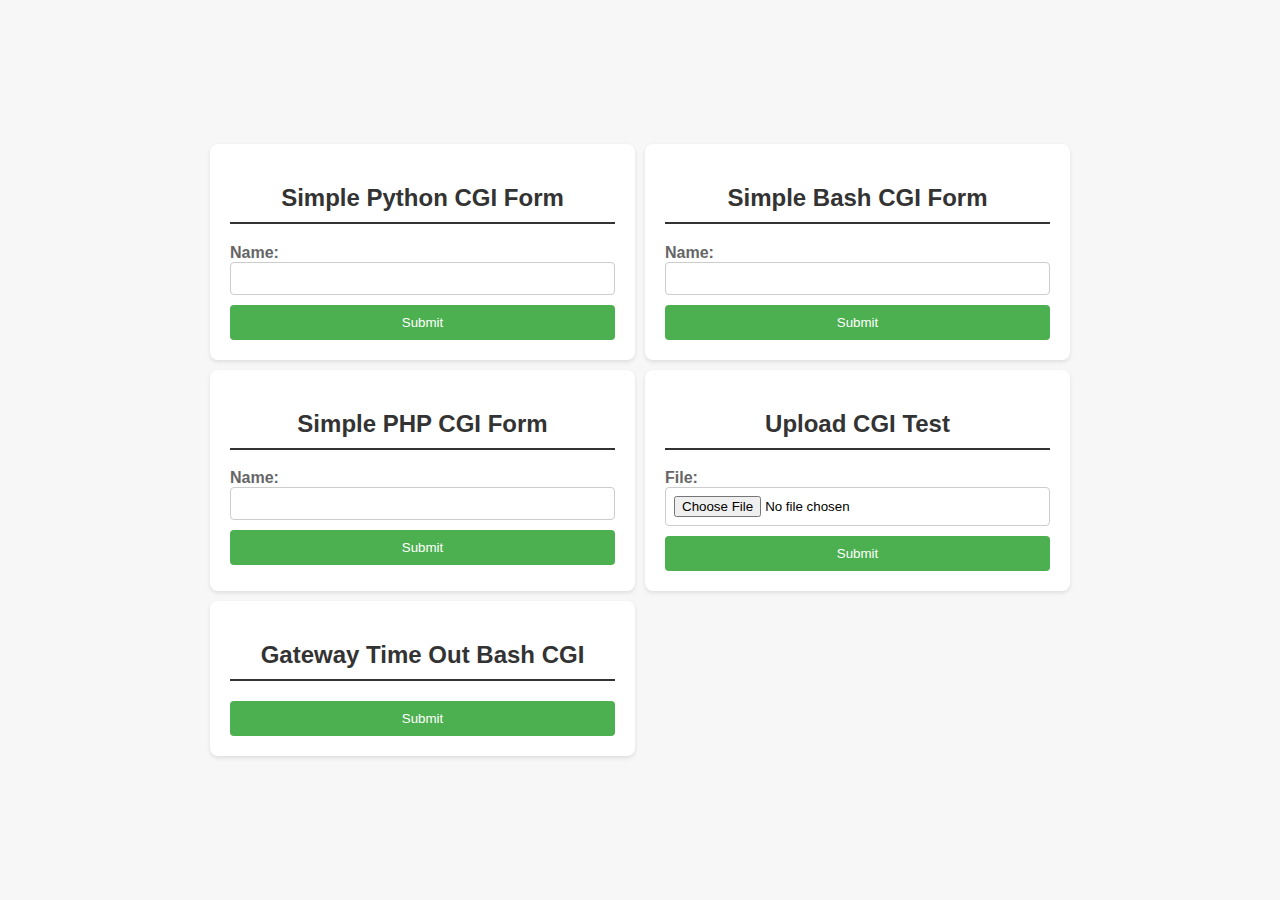
<file: www/cgi/index.html>
<!DOCTYPE html>
<html>

<head>
	<title>CGI Forms</title>
	<style>
		body {
			font-family: Arial, sans-serif;
			margin: 0;
			padding: 0;
			display: flex;
			flex-wrap: wrap;
			justify-content: center;
			align-items: center;
			height: 100vh;
			background-color: #f7f7f7;
		}

		.grid-container {
			display: grid;
			grid-template-columns: repeat(auto-fill, minmax(300px, 1fr));
			gap: 10px;
			width: 100%;
			max-width: 900px;
			margin: 0 auto;
			padding: 20px;
			box-sizing: border-box;
		}

		.form-container {
			background-color: #fff;
			border-radius: 8px;
			box-shadow: 0 2px 4px rgba(0, 0, 0, 0.1);
			padding: 20px;
		}

		h2 {
			text-align: center;
			color: #333;
			border-bottom: 2px solid #333;
			padding-bottom: 10px;
		}

		label {
			font-weight: bold;
			color: #666;
		}

		input[type="text"] {
			width: 100%;
			padding: 8px;
			margin-bottom: 10px;
			border: 1px solid #ccc;
			border-radius: 4px;
			box-sizing: border-box;
		}

		input[type="file"] {
			width: 100%;
			padding: 8px;
			margin-bottom: 10px;
			border: 1px solid #ccc;
			border-radius: 4px;
			box-sizing: border-box;
		}

		button[type="submit"] {
			width: 100%;
			padding: 10px;
			background-color: #4CAF50;
			color: white;
			border: none;
			border-radius: 4px;
			cursor: pointer;
		}

		button[type="submit"]:hover {
			background-color: #45a049;
		}
	</style>
</head>

<body>
	<div class="grid-container">
		<div class="form-container">
			<h2>Simple Python CGI Form</h2>
			<form action="/cgi/python-cgi/simple_cgi_script.py" method="get">
				<label for="name">Name:</label>
				<input type="text" id="name" name="name">
				<button type="submit">Submit</button>
			</form>
		</div>

		<div class="form-container">
			<h2>Simple Bash CGI Form</h2>
			<form action="/cgi/bash-cgi/simple_cgi_script.sh" method="get">
				<label for="name">Name:</label>
				<input type="text" id="name" name="name">
				<button type="submit">Submit</button>
			</form>
		</div>
		
		<div class="form-container">
			<h2>Simple PHP CGI Form</h2>
			<form action="/cgi/php-cgi/simple_cgi_script.php" method="get">
				<label for="name">Name:</label>
				<input type="text" id="name" name="name">
				<button type="submit">Submit</button>
			</form>
		</div>

		<div class="form-container">
			<h2>Upload CGI Test</h2>
			<form enctype="multipart/form-data" action="/cgi/bash-cgi/post_cgi_script.sh" method="post">
				<label>File:</label>
				<input type="file" name="filename">
				<button type="submit">Submit</button>
			</form>
		</div>
		<div class="form-container fullWidth">
			<h2>Gateway Time Out Bash CGI</h2>
			<form action="/cgi/bash-cgi/gateway_cgi_script.sh" method="get">
				<button type="submit">Submit</button>
			</form>
		</div>
	</div>
	
</body>

</html>
</file>
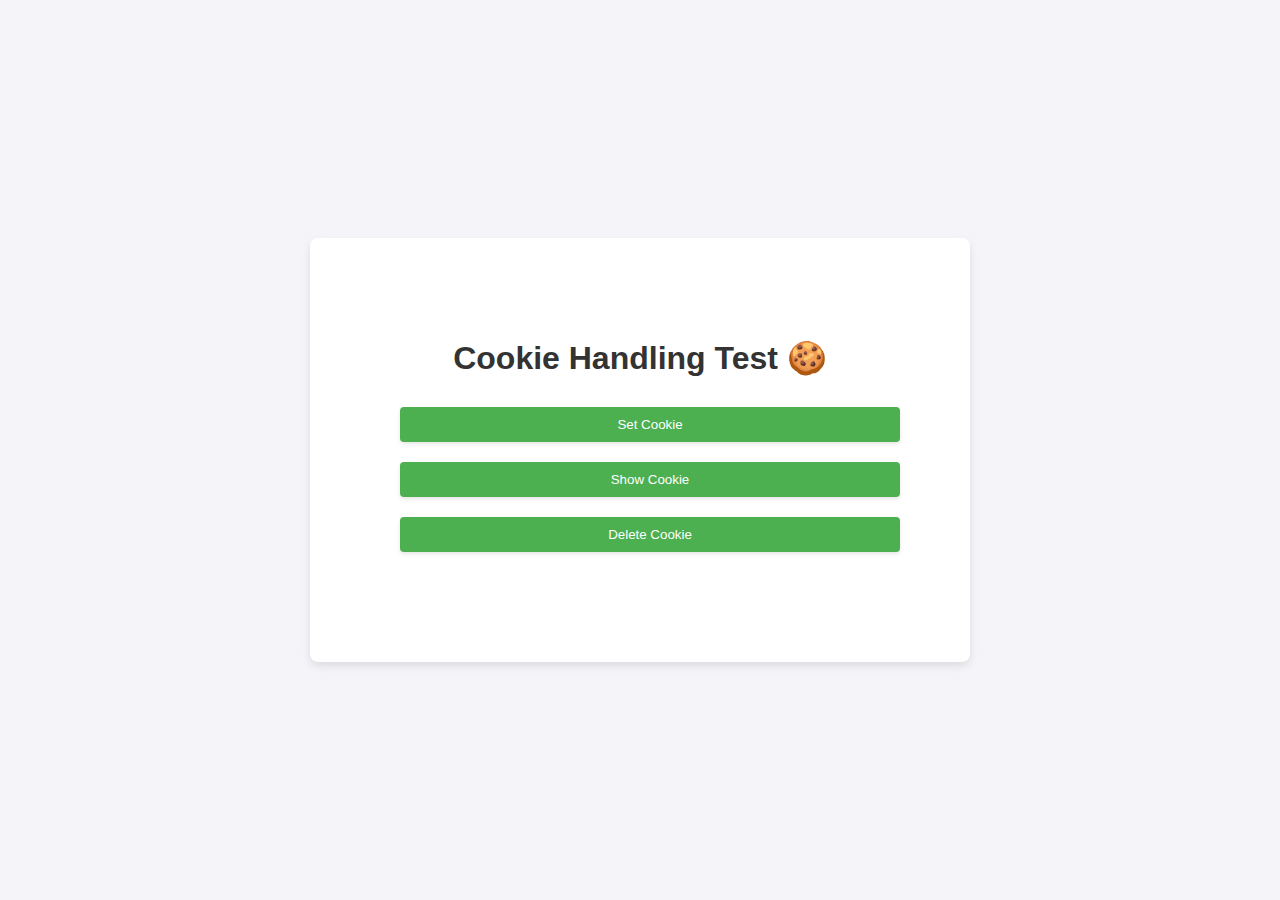
<file: www/cookies/index.html>
<!DOCTYPE html>
<html lang="en">
<head>
    <meta charset="UTF-8">
    <meta name="viewport" content="width=device-width, initial-scale=1.0">
    <title>Cookie Handling Test</title>
    <style>
        body {
            font-family: 'Arial', sans-serif;
            background-color: #f4f4f9;
            display: flex;
            justify-content: center;
            align-items: center;
            height: 100vh;
            margin: 0;
        }
        .container {
            text-align: center;
            background-color: #ffffff;
            padding:80px;
            border-radius: 8px;
            box-shadow: 0 4px 8px rgba(0,0,0,0.1);
            width: 500px;
        }
        h1 {
            color: #333;
            margin-bottom: 20px;
        }
        button {
            background-color: #4CAF50; /* Green */
            color: white;
            padding: 10px 15px;
            margin: 10px;
            border: none;
            border-radius: 4px;
            cursor: pointer;
            width: 100%;
            box-sizing: border-box;
            box-shadow: 0 2px 4px rgba(0,0,0,0.1);
            transition: background-color 0.3s ease;
        }
        button:hover {
            background-color: #45a049;
        }
        p {
            color: #666;
            font-size: 16px;
            margin-top: 20px;
        }
    </style>
</head>
<body>
    <div class="container">
        <h1>Cookie Handling Test 🍪</h1>
        <button onclick="setCookiePrompt('testCookie', 1)">Set Cookie</button>
        <button onclick="getCookie('testCookie')">Show Cookie</button>
        <button onclick="deleteCookieAndClearText('testCookie')">Delete Cookie</button>
        <p id="cookieValue"></p>
    </div>

    <script>
        function setCookiePrompt(name, days) {
            var value = prompt("Please enter the value for the cookie:");
            if (value !== null && value !== "") {
                setCookie(name, value, days);
            }
        }

        function setCookie(name, value, days) {
            var expires = "";
            if (days) {
                var date = new Date();
                date.setTime(date.getTime() + (days*24*60*60*1000));
                expires = "; expires=" + date.toUTCString();
            }
            document.cookie = name + "=" + (value || "")  + expires + "; path=/";
            alert("Cookie set: " + name + "=" + value);
        }

        function getCookie(name) {
            var nameEQ = name + "=";
            var ca = document.cookie.split(';');
            for(var i=0; i < ca.length; i++) {
                var c = ca[i];
                while (c.charAt(0)==' ') c = c.substring(1,c.length);
                if (c.indexOf(nameEQ) == 0) {
                    document.getElementById('cookieValue').innerText = "Cookie Value: " + c.substring(nameEQ.length, c.length);
                    return;
                }
            }
            document.getElementById('cookieValue').innerText = "Cookie not found";
        }

        function deleteCookieAndClearText(name) {
            document.cookie = name + '=; Max-Age=-99999999; path=/';
            document.getElementById('cookieValue').innerText = "";  // Clear the displayed text
            alert("Cookie deleted: " + name);
        }
    </script>
</body>
</html>
</file>
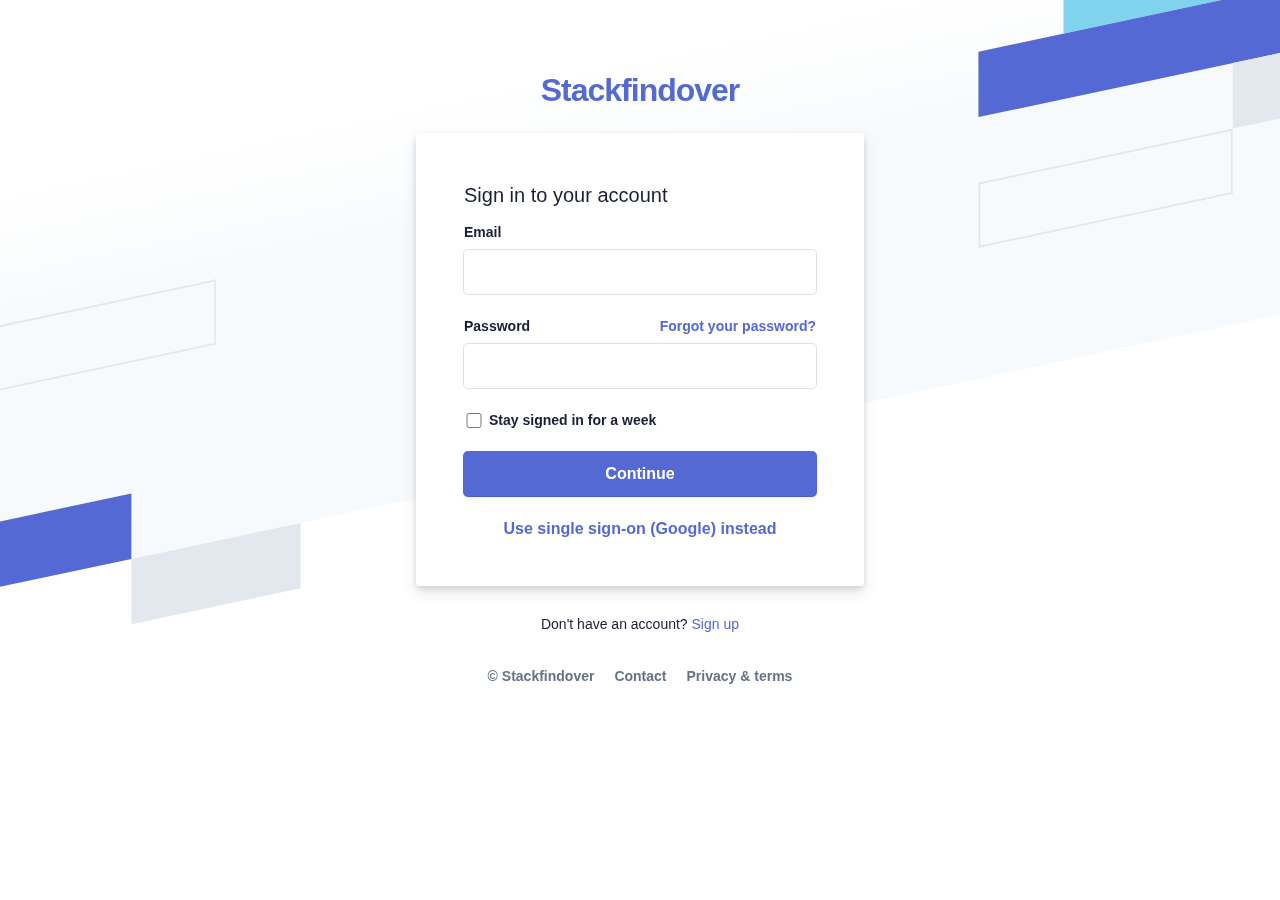
<file: www/page/index.html>
<html>
<head>
  <meta charset="utf-8">
  <title>Stackfindover: Sign in</title>
  <link rel="stylesheet" type="text/css" href="style.css">
</head>

<body>
  <div class="login-root">
    <div class="box-root flex-flex flex-direction--column" style="min-height: 100vh;flex-grow: 1;">
      <div class="loginbackground box-background--white padding-top--64">
        <div class="loginbackground-gridContainer">
          <div class="box-root flex-flex" style="grid-area: top / start / 8 / end;">
            <div class="box-root" style="background-image: linear-gradient(white 0%, rgb(247, 250, 252) 33%); flex-grow: 1;">
            </div>
          </div>
          <div class="box-root flex-flex" style="grid-area: 4 / 2 / auto / 5;">
            <div class="box-root box-divider--light-all-2 animationLeftRight tans3s" style="flex-grow: 1;"></div>
          </div>
          <div class="box-root flex-flex" style="grid-area: 6 / start / auto / 2;">
            <div class="box-root box-background--blue800" style="flex-grow: 1;"></div>
          </div>
          <div class="box-root flex-flex" style="grid-area: 7 / start / auto / 4;">
            <div class="box-root box-background--blue animationLeftRight" style="flex-grow: 1;"></div>
          </div>
          <div class="box-root flex-flex" style="grid-area: 8 / 4 / auto / 6;">
            <div class="box-root box-background--gray100 animationLeftRight tans3s" style="flex-grow: 1;"></div>
          </div>
          <div class="box-root flex-flex" style="grid-area: 2 / 15 / auto / end;">
            <div class="box-root box-background--cyan200 animationRightLeft tans4s" style="flex-grow: 1;"></div>
          </div>
          <div class="box-root flex-flex" style="grid-area: 3 / 14 / auto / end;">
            <div class="box-root box-background--blue animationRightLeft" style="flex-grow: 1;"></div>
          </div>
          <div class="box-root flex-flex" style="grid-area: 4 / 17 / auto / 20;">
            <div class="box-root box-background--gray100 animationRightLeft tans4s" style="flex-grow: 1;"></div>
          </div>
          <div class="box-root flex-flex" style="grid-area: 5 / 14 / auto / 17;">
            <div class="box-root box-divider--light-all-2 animationRightLeft tans3s" style="flex-grow: 1;"></div>
          </div>
        </div>
      </div>
      <div class="box-root padding-top--24 flex-flex flex-direction--column" style="flex-grow: 1; z-index: 9;">
        <div class="box-root padding-top--48 padding-bottom--24 flex-flex flex-justifyContent--center">
          <h1><a href="http://blog.stackfindover.com/" rel="dofollow">Stackfindover</a></h1>
        </div>
        <div class="formbg-outer">
          <div class="formbg">
            <div class="formbg-inner padding-horizontal--48">
              <span class="padding-bottom--15">Sign in to your account</span>
              <form id="stripe-login">
                <div class="field padding-bottom--24">
                  <label for="email">Email</label>
                  <input type="email" name="email">
                </div>
                <div class="field padding-bottom--24">
                  <div class="grid--50-50">
                    <label for="password">Password</label>
                    <div class="reset-pass">
                      <a href="#">Forgot your password?</a>
                    </div>
                  </div>
                  <input type="password" name="password">
                </div>
                <div class="field field-checkbox padding-bottom--24 flex-flex align-center">
                  <label for="checkbox">
                    <input type="checkbox" name="checkbox"> Stay signed in for a week
                  </label>
                </div>
                <div class="field padding-bottom--24">
                  <input type="submit" name="submit" value="Continue">
                </div>
                <div class="field">
                  <a class="ssolink" href="#">Use single sign-on (Google) instead</a>
                </div>
              </form>
            </div>
          </div>
          <div class="footer-link padding-top--24">
            <span>Don't have an account? <a href="">Sign up</a></span>
            <div class="listing padding-top--24 padding-bottom--24 flex-flex center-center">
              <span><a href="#">© Stackfindover</a></span>
              <span><a href="#">Contact</a></span>
              <span><a href="#">Privacy & terms</a></span>
            </div>
          </div>
        </div>
      </div>
    </div>
  </div>
</body>

</html>
</file>
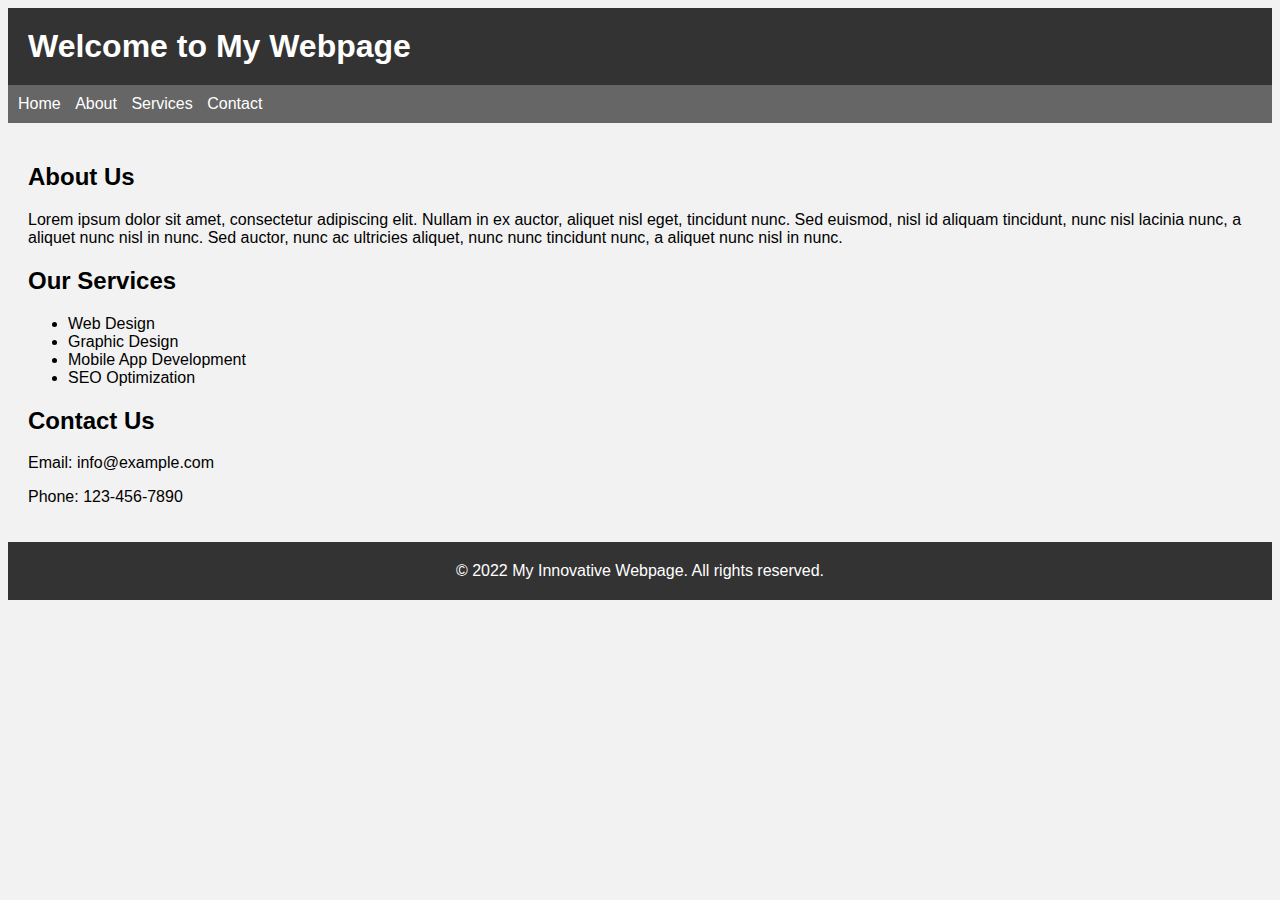
<file: www/cgi/home.html>
<!DOCTYPE html>
<html>
<head>
	<title>My Webpage</title>
</head>
<body style="background-color: #f2f2f2; font-family: Arial, sans-serif;">

	<header style="background-color: #333; color: #fff; padding: 20px;">
		<h1 style="margin: 0; padding: 0;">Welcome to My Webpage</h1>
	</header>

	<nav style="background-color: #666; color: #fff; padding: 10px;">
		<ul style="list-style-type: none; margin: 0; padding: 0;">
			<li style="display: inline-block; margin-right: 10px;"><a href="#" style="color: #fff; text-decoration: none;">Home</a></li>
			<li style="display: inline-block; margin-right: 10px;"><a href="#" style="color: #fff; text-decoration: none;">About</a></li>
			<li style="display: inline-block; margin-right: 10px;"><a href="#" style="color: #fff; text-decoration: none;">Services</a></li>
			<li style="display: inline-block; margin-right: 10px;"><a href="#" style="color: #fff; text-decoration: none;">Contact</a></li>
		</ul>
	</nav>

	<main style="padding: 20px;">
		<h2>About Us</h2>
		<p>Lorem ipsum dolor sit amet, consectetur adipiscing elit. Nullam in ex auctor, aliquet nisl eget, tincidunt nunc. Sed euismod, nisl id aliquam tincidunt, nunc nisl lacinia nunc, a aliquet nunc nisl in nunc. Sed auctor, nunc ac ultricies aliquet, nunc nunc tincidunt nunc, a aliquet nunc nisl in nunc.</p>

		<h2>Our Services</h2>
		<ul>
			<li>Web Design</li>
			<li>Graphic Design</li>
			<li>Mobile App Development</li>
			<li>SEO Optimization</li>
		</ul>

		<h2>Contact Us</h2>
		<p>Email: info@example.com</p>
		<p>Phone: 123-456-7890</p>
	</main>

	<footer style="background-color: #333; color: #fff; padding: 20px; text-align: center;">
		&copy; 2022 My Innovative Webpage. All rights reserved.
	</footer>

</body>
</html>
</file>
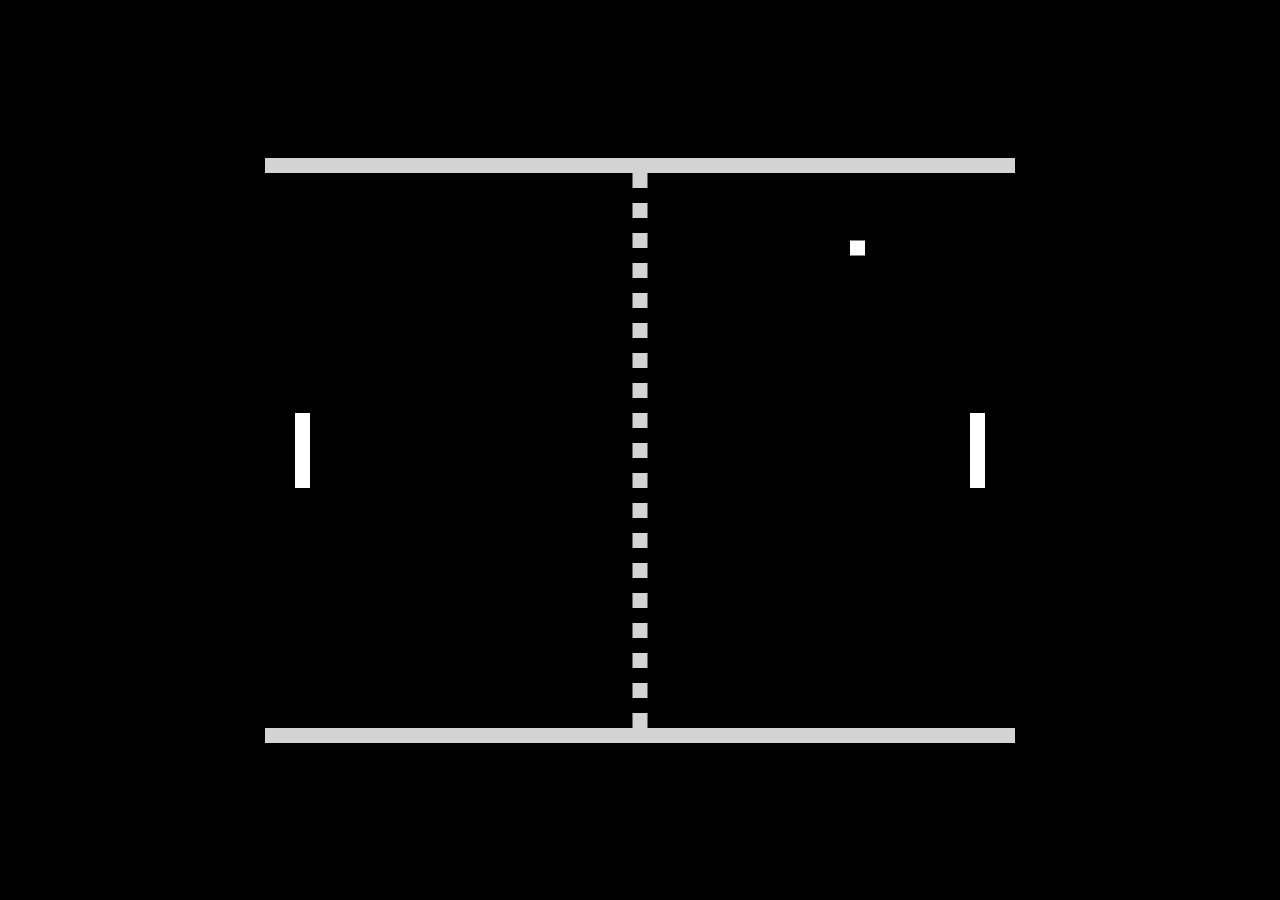
<file: www/page/pong/pong.html>
<!DOCTYPE html>
<html>
<head>
  <title>Basic Pong HTML Game</title>
  <meta charset="UTF-8">
  <style>
  html, body {
    height: 100%;
    margin: 0;
  }

  body {
    background: black;
    display: flex;
    align-items: center;
    justify-content: center;
  }
  </style>
</head>
<body>
<canvas width="750" height="585" id="game"></canvas>
<script>
const canvas = document.getElementById('game');
const context = canvas.getContext('2d');
const grid = 15;
const paddleHeight = grid * 5; // 80
const maxPaddleY = canvas.height - grid - paddleHeight;

var paddleSpeed = 6;
var ballSpeed = 5;

const leftPaddle = {
  // start in the middle of the game on the left side
  x: grid * 2,
  y: canvas.height / 2 - paddleHeight / 2,
  width: grid,
  height: paddleHeight,

  // paddle velocity
  dy: 0
};
const rightPaddle = {
  // start in the middle of the game on the right side
  x: canvas.width - grid * 3,
  y: canvas.height / 2 - paddleHeight / 2,
  width: grid,
  height: paddleHeight,

  // paddle velocity
  dy: 0
};
const ball = {
  // start in the middle of the game
  x: canvas.width / 2,
  y: canvas.height / 2,
  width: grid,
  height: grid,

  // keep track of when need to reset the ball position
  resetting: false,

  // ball velocity (start going to the top-right corner)
  dx: ballSpeed,
  dy: -ballSpeed
};

// check for collision between two objects using axis-aligned bounding box (AABB)
// @see https://developer.mozilla.org/en-US/docs/Games/Techniques/2D_collision_detection
function collides(obj1, obj2) {
  return obj1.x < obj2.x + obj2.width &&
         obj1.x + obj1.width > obj2.x &&
         obj1.y < obj2.y + obj2.height &&
         obj1.y + obj1.height > obj2.y;
}

// game loop
function loop() {
  requestAnimationFrame(loop);
  context.clearRect(0,0,canvas.width,canvas.height);

  // move paddles by their velocity
  leftPaddle.y += leftPaddle.dy;
  rightPaddle.y += rightPaddle.dy;

  // prevent paddles from going through walls
  if (leftPaddle.y < grid) {
    leftPaddle.y = grid;
  }
  else if (leftPaddle.y > maxPaddleY) {
    leftPaddle.y = maxPaddleY;
  }

  if (rightPaddle.y < grid) {
    rightPaddle.y = grid;
  }
  else if (rightPaddle.y > maxPaddleY) {
    rightPaddle.y = maxPaddleY;
  }

  // draw paddles
  context.fillStyle = 'white';
  context.fillRect(leftPaddle.x, leftPaddle.y, leftPaddle.width, leftPaddle.height);
  context.fillRect(rightPaddle.x, rightPaddle.y, rightPaddle.width, rightPaddle.height);

  // move ball by its velocity
  ball.x += ball.dx;
  ball.y += ball.dy;

  // prevent ball from going through walls by changing its velocity
  if (ball.y < grid) {
    ball.y = grid;
    ball.dy *= -1;
  }
  else if (ball.y + grid > canvas.height - grid) {
    ball.y = canvas.height - grid * 2;
    ball.dy *= -1;
  }

  // reset ball if it goes past paddle (but only if we haven't already done so)
  if ( (ball.x < 0 || ball.x > canvas.width) && !ball.resetting) {
    ball.resetting = true;

    // give some time for the player to recover before launching the ball again
    setTimeout(() => {
      ball.resetting = false;
      ball.x = canvas.width / 2;
      ball.y = canvas.height / 2;
    }, 400);
  }

  // check to see if ball collides with paddle. if they do change x velocity
  if (collides(ball, leftPaddle)) {
    ball.dx *= -1;

    // move ball next to the paddle otherwise the collision will happen again
    // in the next frame
    ball.x = leftPaddle.x + leftPaddle.width;
  }
  else if (collides(ball, rightPaddle)) {
    ball.dx *= -1;

    // move ball next to the paddle otherwise the collision will happen again
    // in the next frame
    ball.x = rightPaddle.x - ball.width;
  }

  // draw ball
  context.fillRect(ball.x, ball.y, ball.width, ball.height);

  // draw walls
  context.fillStyle = 'lightgrey';
  context.fillRect(0, 0, canvas.width, grid);
  context.fillRect(0, canvas.height - grid, canvas.width, canvas.height);

  // draw dotted line down the middle
  for (let i = grid; i < canvas.height - grid; i += grid * 2) {
    context.fillRect(canvas.width / 2 - grid / 2, i, grid, grid);
  }
}

// listen to keyboard events to move the paddles
document.addEventListener('keydown', function(e) {

  // up arrow key
  if (e.which === 38) {
    rightPaddle.dy = -paddleSpeed;
  }
  // down arrow key
  else if (e.which === 40) {
    rightPaddle.dy = paddleSpeed;
  }

  // w key
  if (e.which === 87) {
    leftPaddle.dy = -paddleSpeed;
  }
  // a key
  else if (e.which === 83) {
    leftPaddle.dy = paddleSpeed;
  }
});

// listen to keyboard events to stop the paddle if key is released
document.addEventListener('keyup', function(e) {
  if (e.which === 38 || e.which === 40) {
    rightPaddle.dy = 0;
  }

  if (e.which === 83 || e.which === 87) {
    leftPaddle.dy = 0;
  }
});

// start the game
requestAnimationFrame(loop);
</script>
</body>
</html>
</file>
<file: www/page/style.css>
* {
    padding: 0;
    margin: 0;
    color: #1a1f36;
    box-sizing: border-box;
    word-wrap: break-word;
    font-family: -apple-system,BlinkMacSystemFont,Segoe UI,Roboto,Helvetica Neue,Ubuntu,sans-serif;
  }
  body {
      min-height: 100%;
      background-color: #ffffff;
  }
  h1 {
      letter-spacing: -1px;
  }
  a {
    color: #5469d4;
    text-decoration: unset;
  }
  .login-root {
      background: #fff;
      display: flex;
      width: 100%;
      min-height: 100vh;
      overflow: hidden;
  }
  .loginbackground {
      min-height: 692px;
      position: fixed;
      bottom: 0;
      left: 0;
      right: 0;
      top: 0;
      z-index: 0;
      overflow: hidden;
  }
  .flex-flex {
      display: flex;
  }
  .align-center {
    align-items: center; 
  }
  .center-center {
    align-items: center;
    justify-content: center;
  }
  .box-root {
      box-sizing: border-box;
  }
  .flex-direction--column {
      -ms-flex-direction: column;
      flex-direction: column;
  }
  .loginbackground-gridContainer {
      display: -ms-grid;
      display: grid;
      -ms-grid-columns: [start] 1fr [left-gutter] (86.6px)[16] [left-gutter] 1fr [end];
      grid-template-columns: [start] 1fr [left-gutter] repeat(16,86.6px) [left-gutter] 1fr [end];
      -ms-grid-rows: [top] 1fr [top-gutter] (64px)[8] [bottom-gutter] 1fr [bottom];
      grid-template-rows: [top] 1fr [top-gutter] repeat(8,64px) [bottom-gutter] 1fr [bottom];
      justify-content: center;
      margin: 0 -2%;
      transform: rotate(-12deg) skew(-12deg);
  }
  .box-divider--light-all-2 {
      box-shadow: inset 0 0 0 2px #e3e8ee;
  }
  .box-background--blue {
      background-color: #5469d4;
  }
  .box-background--white {
    background-color: #ffffff; 
  }
  .box-background--blue800 {
      background-color: #212d63;
  }
  .box-background--gray100 {
      background-color: #e3e8ee;
  }
  .box-background--cyan200 {
      background-color: #7fd3ed;
  }
  .padding-top--64 {
    padding-top: 64px;
  }
  .padding-top--24 {
    padding-top: 24px;
  }
  .padding-top--48 {
    padding-top: 48px;
  }
  .padding-bottom--24 {
    padding-bottom: 24px;
  }
  .padding-horizontal--48 {
    padding: 48px;
  }
  .padding-bottom--15 {
    padding-bottom: 15px;
  }
  
  
  .flex-justifyContent--center {
    -ms-flex-pack: center;
    justify-content: center;
  }
  
  .formbg {
      margin: 0px auto;
      width: 100%;
      max-width: 448px;
      background: white;
      border-radius: 4px;
      box-shadow: rgba(60, 66, 87, 0.12) 0px 7px 14px 0px, rgba(0, 0, 0, 0.12) 0px 3px 6px 0px;
  }
  span {
      display: block;
      font-size: 20px;
      line-height: 28px;
      color: #1a1f36;
  }
  label {
      margin-bottom: 10px;
  }
  .reset-pass a,label {
      font-size: 14px;
      font-weight: 600;
      display: block;
  }
  .reset-pass > a {
      text-align: right;
      margin-bottom: 10px;
  }
  .grid--50-50 {
      display: grid;
      grid-template-columns: 50% 50%;
      align-items: center;
  }
  
  .field input {
      font-size: 16px;
      line-height: 28px;
      padding: 8px 16px;
      width: 100%;
      min-height: 44px;
      border: unset;
      border-radius: 4px;
      outline-color: rgb(84 105 212 / 0.5);
      background-color: rgb(255, 255, 255);
      box-shadow: rgba(0, 0, 0, 0) 0px 0px 0px 0px, 
                  rgba(0, 0, 0, 0) 0px 0px 0px 0px, 
                  rgba(0, 0, 0, 0) 0px 0px 0px 0px, 
                  rgba(60, 66, 87, 0.16) 0px 0px 0px 1px, 
                  rgba(0, 0, 0, 0) 0px 0px 0px 0px, 
                  rgba(0, 0, 0, 0) 0px 0px 0px 0px, 
                  rgba(0, 0, 0, 0) 0px 0px 0px 0px;
  }
  
  input[type="submit"] {
      background-color: rgb(84, 105, 212);
      box-shadow: rgba(0, 0, 0, 0) 0px 0px 0px 0px, 
                  rgba(0, 0, 0, 0) 0px 0px 0px 0px, 
                  rgba(0, 0, 0, 0.12) 0px 1px 1px 0px, 
                  rgb(84, 105, 212) 0px 0px 0px 1px, 
                  rgba(0, 0, 0, 0) 0px 0px 0px 0px, 
                  rgba(0, 0, 0, 0) 0px 0px 0px 0px, 
                  rgba(60, 66, 87, 0.08) 0px 2px 5px 0px;
      color: #fff;
      font-weight: 600;
      cursor: pointer;
  }
  .field-checkbox input {
      width: 20px;
      height: 15px;
      margin-right: 5px; 
      box-shadow: unset;
      min-height: unset;
  }
  .field-checkbox label {
      display: flex;
      align-items: center;
      margin: 0;
  }
  a.ssolink {
      display: block;
      text-align: center;
      font-weight: 600;
  }
  .footer-link span {
      font-size: 14px;
      text-align: center;
  }
  .listing a {
      color: #697386;
      font-weight: 600;
      margin: 0 10px;
  }
  
  .animationRightLeft {
    animation: animationRightLeft 2s ease-in-out infinite;
  }
  .animationLeftRight {
    animation: animationLeftRight 2s ease-in-out infinite;
  }
  .tans3s {
    animation: animationLeftRight 3s ease-in-out infinite;
  }
  .tans4s {
    animation: animationLeftRight 4s ease-in-out infinite;
  }
  
  @keyframes animationLeftRight {
    0% {
      transform: translateX(0px);
    }
    50% {
      transform: translateX(1000px);
    }
    100% {
      transform: translateX(0px);
    }
  } 
  
  @keyframes animationRightLeft {
    0% {
      transform: translateX(0px);
    }
    50% {
      transform: translateX(-1000px);
    }
    100% {
      transform: translateX(0px);
    }
  }
</file>
